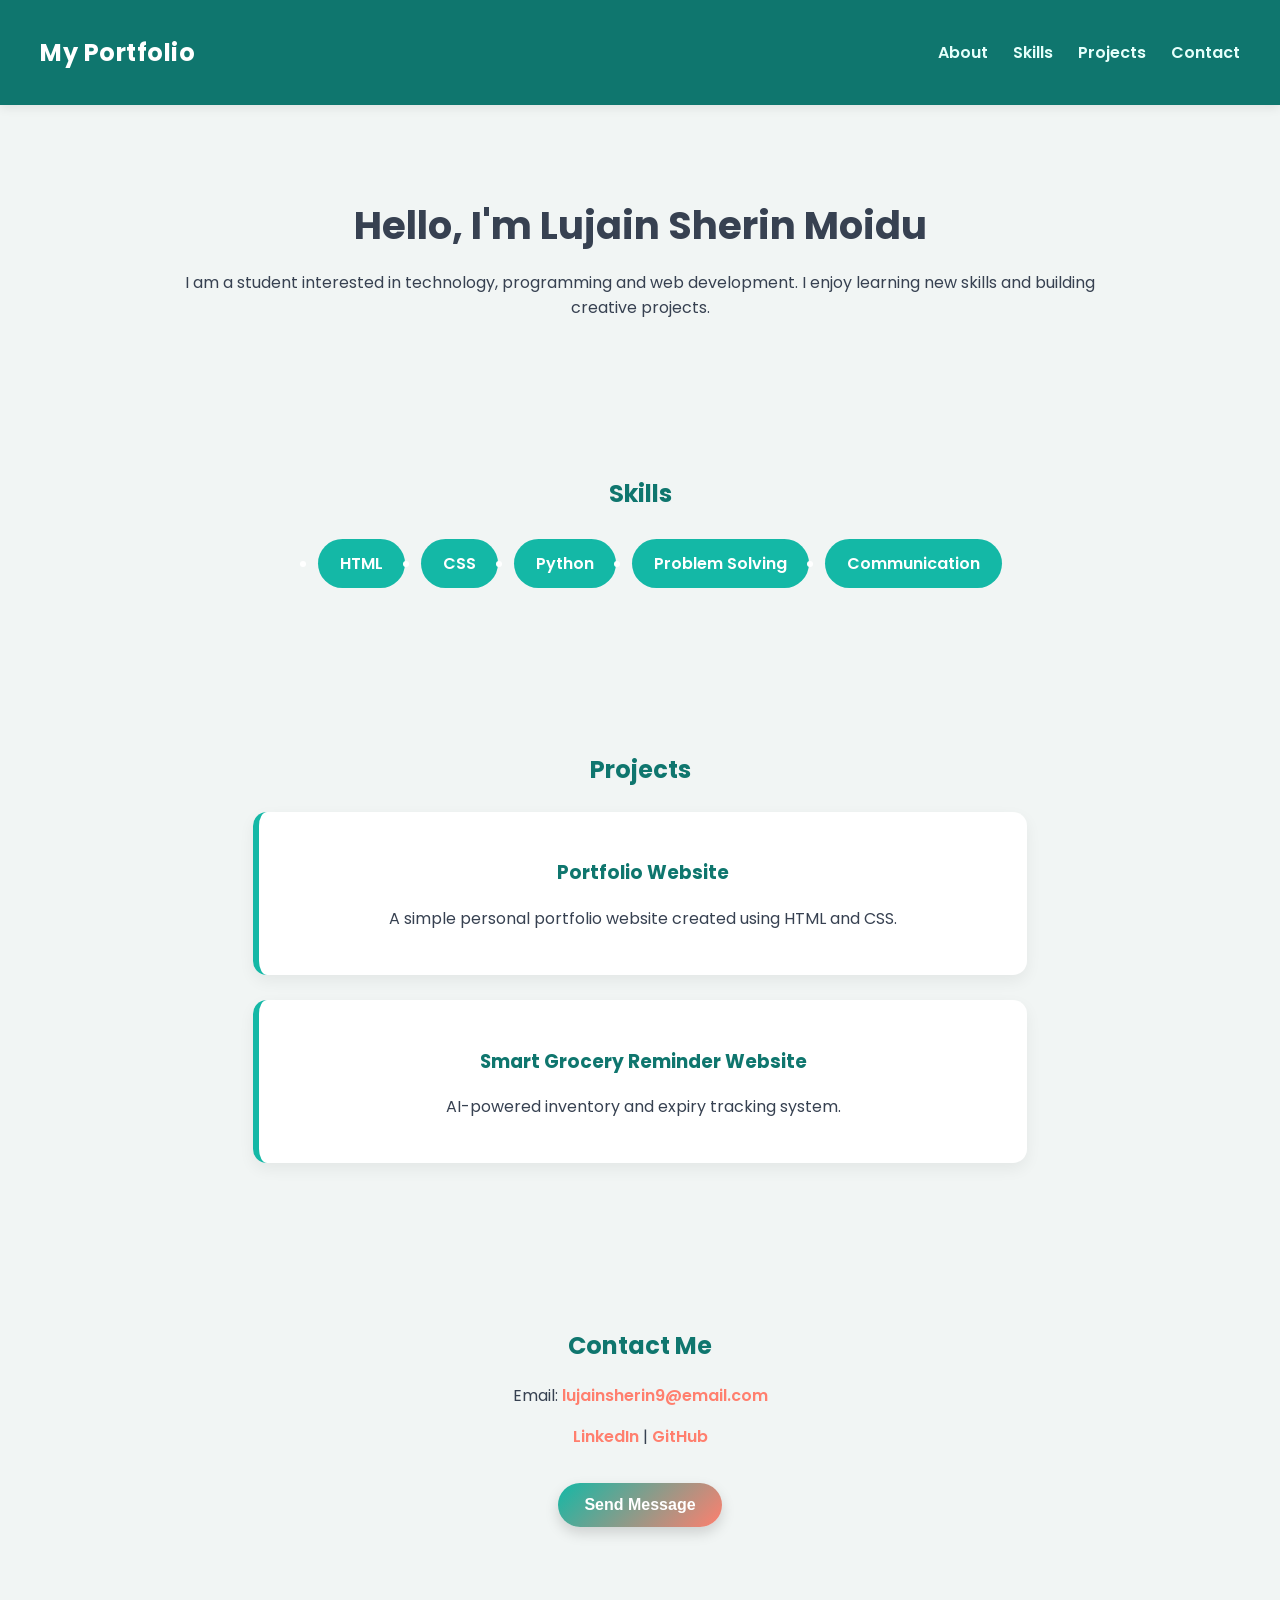
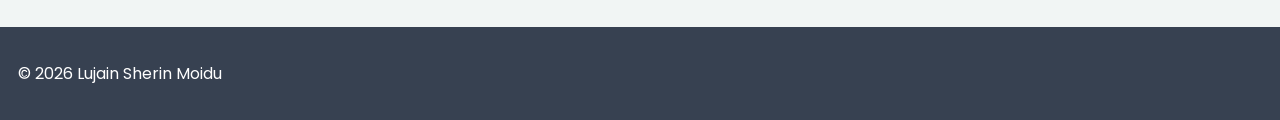
<file: index.html>
<!DOCTYPE html>
<html lang="en">

<head>
<meta charset="UTF-8">
<meta name="viewport" content="width=device-width, initial-scale=1.0">

<title>My Portfolio</title>

<link rel="stylesheet" href="style2.css">

<link href="https://fonts.googleapis.com/css2?family=Poppins&display=swap" rel="stylesheet">
</head>


<body>

<!-- Navbar -->
<nav>

<h2>My Portfolio</h2>

<ul>
<li><a href="#about">About</a></li>
<li><a href="#skills">Skills</a></li>
<li><a href="#projects">Projects</a></li>
<li><a href="#contact">Contact</a></li>
</ul>

</nav>



<!-- About -->
<section id="about" class="container">

<h1>Hello, I'm Lujain Sherin Moidu</h1>

<p>
I am a student interested in technology, programming and web development.
I enjoy learning new skills and building creative projects.
</p>


</section>



<!-- Skills -->
<section id="skills" class="container">

<h2>Skills</h2>

<ul class="skill-list">

<li>HTML</li>
<li>CSS</li>
<li>Python</li>
<li>Problem Solving</li>
<li>Communication</li>

</ul>

</section>



<!-- Projects -->
<section id="projects" class="container">

<h2>Projects</h2>


<div class="project">

<a href="#">

<h3>Portfolio Website</h3>

<p>
A simple personal portfolio website created using HTML and CSS.
</p>

</a>

</div>



<div class="project">

<a href="https://kitchen-care-buddy.lovable.app/" target="_blank">

<h3>Smart Grocery Reminder Website</h3>

<p>
AI-powered inventory and expiry tracking system.
</p>

</a>

</div>


</section>



<!-- Contact -->
<section id="contact" class="container">

<h2>Contact Me</h2>

<p>Email: <a href="mailto:lujainsherin9@gmail.com"> lujainsherin9@email.com</a></p>

<p>

<a href="https://www.linkedin.com/in/lujain-sherin" target="_blank">LinkedIn</a> |
<a href="https://github.com/lujainsherin-moidu566017" target="_blank">GitHub</a>

</p>

<button>Send Message</button>

</section>



<!-- Footer -->
<footer>

<p>© 2026 Lujain Sherin Moidu</p>

</footer>


</body>

</html>
</file>
<file: style2.css>
/* Teal + Coral + Grey Theme */

body {
    font-family: 'Poppins', sans-serif;
    margin: 0;
    background-color: #f1f5f4; /* light grey */
    color: #374151;
}

/* Navigation bar */
nav {
    background: #0f766e; /* teal */
    color: white;
    padding: 15px 40px;
    display: flex;
    justify-content: space-between;
    align-items: center;
    box-shadow: 0 3px 10px rgba(0,0,0,0.08);
}

nav h2 {
    font-weight: 700;
    color: #ffffff; /* ensure visible on teal background */
    letter-spacing: 0.5px;
}

nav ul {
    list-style: none;
    display: flex;
}

nav ul li {
    margin-left: 25px;
}

nav ul li a {
    color: #e6fffb;
    text-decoration: none;
    font-weight: 600;
}

nav ul li a:hover {
    color: #ffd6cf; /* coral hover */
}

/* Container */
.container {
    padding: 60px 20px;
    text-align: center;
    max-width: 950px;
    margin: auto;
}

h1 {
    font-size: 2.4rem;
    margin-bottom: 10px;
}

h2 {
    color: #0f766e;
    margin-bottom: 20px;
}

/* Profile Image */
#about img {
    margin-top: 20px;
    border-radius: 50%;
    border: 5px solid #14b8a6;
}

/* Skills */
.skill-list {
    display: flex;
    justify-content: center;
    flex-wrap: wrap;
}

.skill-list li {
    background: #14b8a6; /* teal */
    color: white;
    padding: 12px 22px;
    margin: 8px;
    border-radius: 25px;
    font-weight: 600;
}



/* Projects */
.project {
    background: white;
    padding: 28px;
    margin: 25px auto;
    width: 75%;
    border-radius: 14px;
    box-shadow: 0 6px 16px rgba(0,0,0,0.06);
    transition: 0.25s;
    border-left: 6px solid #14b8a6;
}

.project:hover {
    transform: translateY(-6px);
    border-left: 6px solid #ff7f6e;
}

.project h3 {
    color: #0f766e;
}

.project a {
    text-decoration: none;
    color: inherit;
}

/* Contact links */
#contact a {
    color: #ff7f6e;
    font-weight: 600;
    text-decoration: none;
}

#contact a:hover {
    text-decoration: underline;
}

/* Button */
button {
    background: linear-gradient(135deg,#14b8a6,#ff7f6e);
    color: white;
    padding: 13px 26px;
    border: none;
    border-radius: 30px;
    cursor: pointer;
    margin-top: 18px;
    font-size: 16px;
    font-weight: 600;
    box-shadow: 0 6px 14px rgba(0,0,0,0.15);
}

button:hover {
    transform: scale(1.05);
}

/* Footer */
footer {
    background: #374151; /* grey */
    color: white;
    padding: 18px;
    margin-top: 40px;
}

/* Responsive Design */
@media (max-width: 768px) {
    nav {
        flex-direction: column;
    }

    .project {
        width: 95%;
    }

    .skill-list {
        flex-direction: column;
        align-items: center;
    }
}

/* icon spacing */
i {
    margin-right: 8px;
}
</file>
